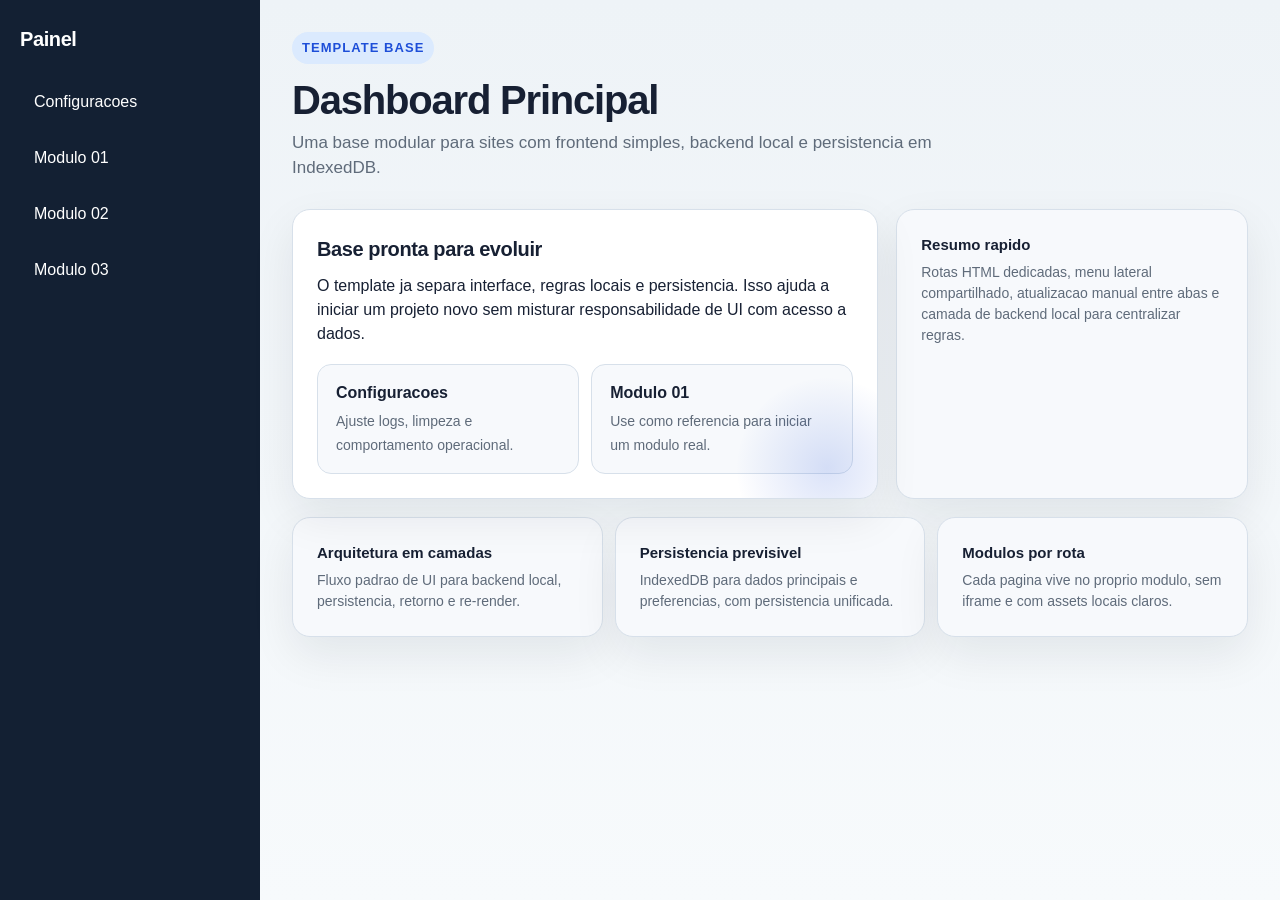
<file: index.html>
<!doctype html>
<html lang="pt-BR">
  <head>
    <meta charset="UTF-8" />
    <meta name="viewport" content="width=device-width, initial-scale=1.0" />
    <title>Painel</title>
    <link rel="stylesheet" href="./assets/css/global.css" />
    <link rel="stylesheet" href="./assets/css/layout.css" />
    <link rel="stylesheet" href="./assets/css/sidebar.css" />
    <link rel="stylesheet" href="./assets/css/theme.css" />
  </head>
  <body>
    <div class="app">
      <aside class="sidebar" data-sidebar></aside>
      <main class="content">
        <header class="page-header">
          <span class="eyebrow">Template Base</span>
          <h1>Dashboard Principal</h1>
          <p>Uma base modular para sites com frontend simples, backend local e persistencia em IndexedDB.</p>
        </header>

        <section class="hero-grid">
          <section class="card hero-card">
            <h2>Base pronta para evoluir</h2>
            <p>O template ja separa interface, regras locais e persistencia. Isso ajuda a iniciar um projeto novo sem misturar responsabilidade de UI com acesso a dados.</p>
            <div class="hero-actions">
              <a class="module-link-card" href="./modulos/configuracoes/index.html">
                <strong>Configuracoes</strong>
                <span>Ajuste logs, limpeza e comportamento operacional.</span>
              </a>
              <a class="module-link-card" href="./modulos/modulo-01/index.html">
                <strong>Modulo 01</strong>
                <span>Use como referencia para iniciar um modulo real.</span>
              </a>
            </div>
          </section>

          <section class="card metric-card">
            <strong>Resumo rapido</strong>
            <p>Rotas HTML dedicadas, menu lateral compartilhado, atualizacao manual entre abas e camada de backend local para centralizar regras.</p>
          </section>
        </section>

        <section class="overview-grid">
          <section class="card metric-card">
            <strong>Arquitetura em camadas</strong>
            <p>Fluxo padrao de UI para backend local, persistencia, retorno e re-render.</p>
          </section>

          <section class="card metric-card">
            <strong>Persistencia previsivel</strong>
            <p>IndexedDB para dados principais e preferencias, com persistencia unificada.</p>
          </section>

          <section class="card metric-card">
            <strong>Modulos por rota</strong>
            <p>Cada pagina vive no proprio modulo, sem iframe e com assets locais claros.</p>
          </section>
        </section>
      </main>
    </div>
    <script src="./assets/js/frontend/sidebar.js"></script>
  </body>
</html>
</file>
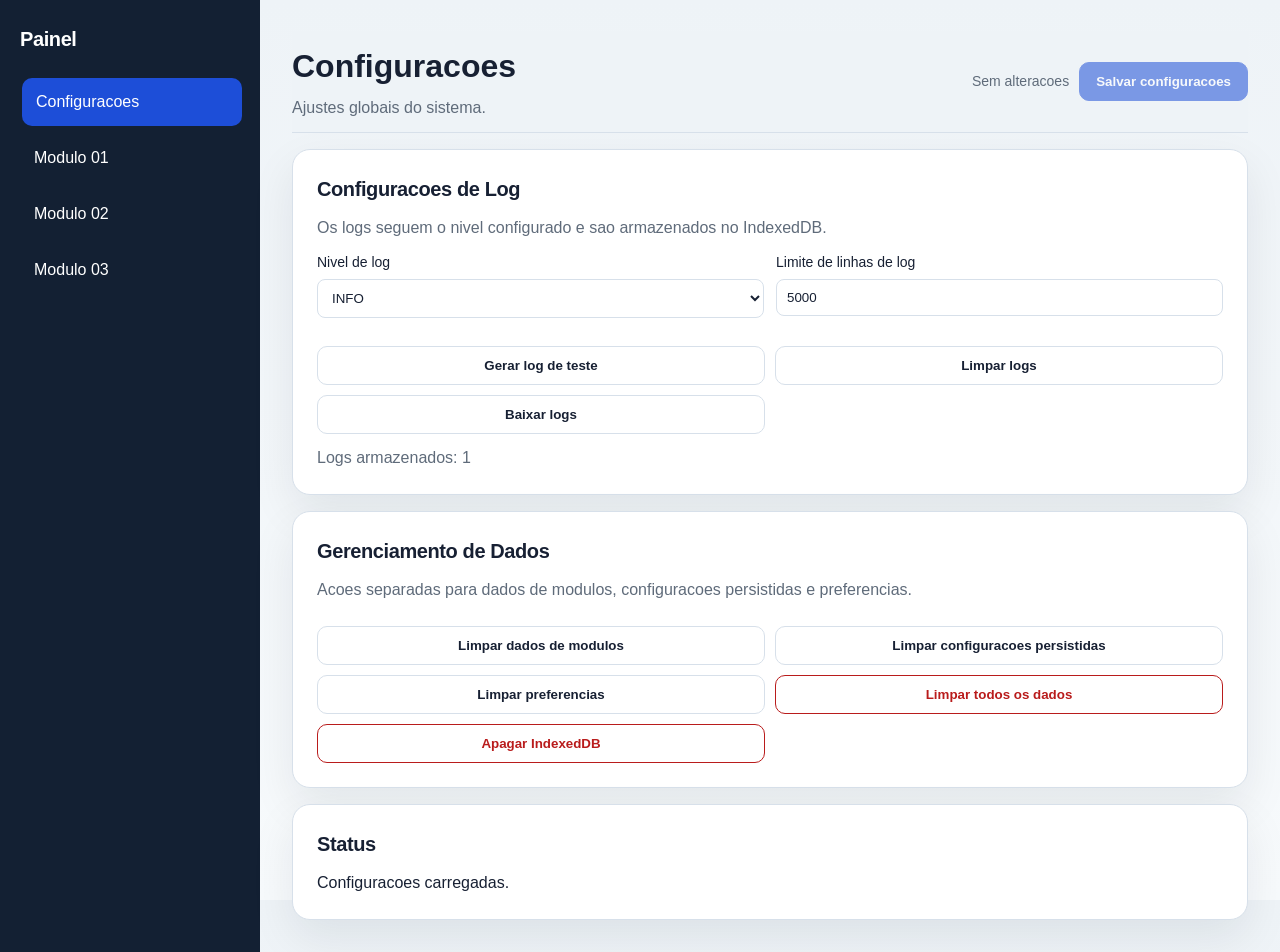
<file: modulos/configuracoes/index.html>
<!doctype html>
<html lang="pt-BR">
  <head>
    <meta charset="UTF-8" />
    <meta name="viewport" content="width=device-width, initial-scale=1.0" />
    <title>Configuracoes</title>
    <link rel="stylesheet" href="../../assets/css/global.css" />
    <link rel="stylesheet" href="../../assets/css/layout.css" />
    <link rel="stylesheet" href="../../assets/css/sidebar.css" />
    <link rel="stylesheet" href="../../assets/css/theme.css" />
    <link rel="stylesheet" href="./style.css" />
  </head>
  <body>
    <div class="app">
      <aside class="sidebar" data-sidebar></aside>
      <main class="content settings-content">
        <header class="settings-header">
          <div>
            <h1>Configuracoes</h1>
            <p>Ajustes globais do sistema.</p>
          </div>
          <div class="settings-header-actions">
            <span class="settings-save-status" data-role="save-status" role="status" aria-live="polite">Sem alteracoes</span>
            <button type="button" class="btn btn-primary" data-action="save-settings" disabled>Salvar configuracoes</button>
          </div>
        </header>

        <section class="card settings-section">
          <h2>Configuracoes de Log</h2>
          <p class="settings-section-description">Os logs seguem o nivel configurado e sao armazenados no IndexedDB.</p>

          <div class="settings-grid">
            <label class="settings-field">
              <span>Nivel de log</span>
              <select data-field="log-level">
                <option value="ERROR">ERROR</option>
                <option value="WARN">WARN</option>
                <option value="INFO">INFO</option>
                <option value="DEBUG">DEBUG</option>
              </select>
            </label>

            <label class="settings-field">
              <span>Limite de linhas de log</span>
              <input type="number" min="0" step="1" data-field="log-max-lines" />
              <small data-role="log-max-lines-warning"></small>
            </label>
          </div>

          <div class="actions">
            <button type="button" class="btn" data-action="generate-log">Gerar log de teste</button>
            <button type="button" class="btn" data-action="clear-logs">Limpar logs</button>
            <button type="button" class="btn" data-action="download-logs">Baixar logs</button>
          </div>

          <p class="settings-meta" data-role="logs-meta" role="status" aria-live="polite">Logs armazenados: 0</p>
        </section>

        <section class="card settings-section">
          <h2>Gerenciamento de Dados</h2>
          <p class="settings-section-description">Acoes separadas para dados de modulos, configuracoes persistidas e preferencias.</p>

          <div class="actions">
            <button type="button" class="btn" data-action="clear-module-data">Limpar dados de modulos</button>
            <button type="button" class="btn" data-action="clear-settings">Limpar configuracoes persistidas</button>
            <button type="button" class="btn" data-action="clear-preferences">Limpar preferencias</button>
            <button type="button" class="btn btn-danger" data-action="clear-all-data">Limpar todos os dados</button>
            <button type="button" class="btn btn-danger" data-action="delete-indexeddb">Apagar IndexedDB</button>
          </div>
        </section>

        <section class="card settings-section">
          <h2>Status</h2>
          <p data-role="feedback" role="status" aria-live="polite">Pronto.</p>
        </section>
      </main>
    </div>

    <script src="../../assets/js/backend/indexeddb-wrapper.js"></script>
    <script src="../../assets/js/backend/preferences-storage.js"></script>
    <script src="../../assets/js/backend/state-store.js"></script>
    <script src="../../assets/js/backend/action-dispatcher.js"></script>
    <script src="../../assets/js/frontend/sidebar.js"></script>
    <script src="../../assets/js/frontend/logger.js"></script>
    <script src="./script.js"></script>
  </body>
</html>
</file>
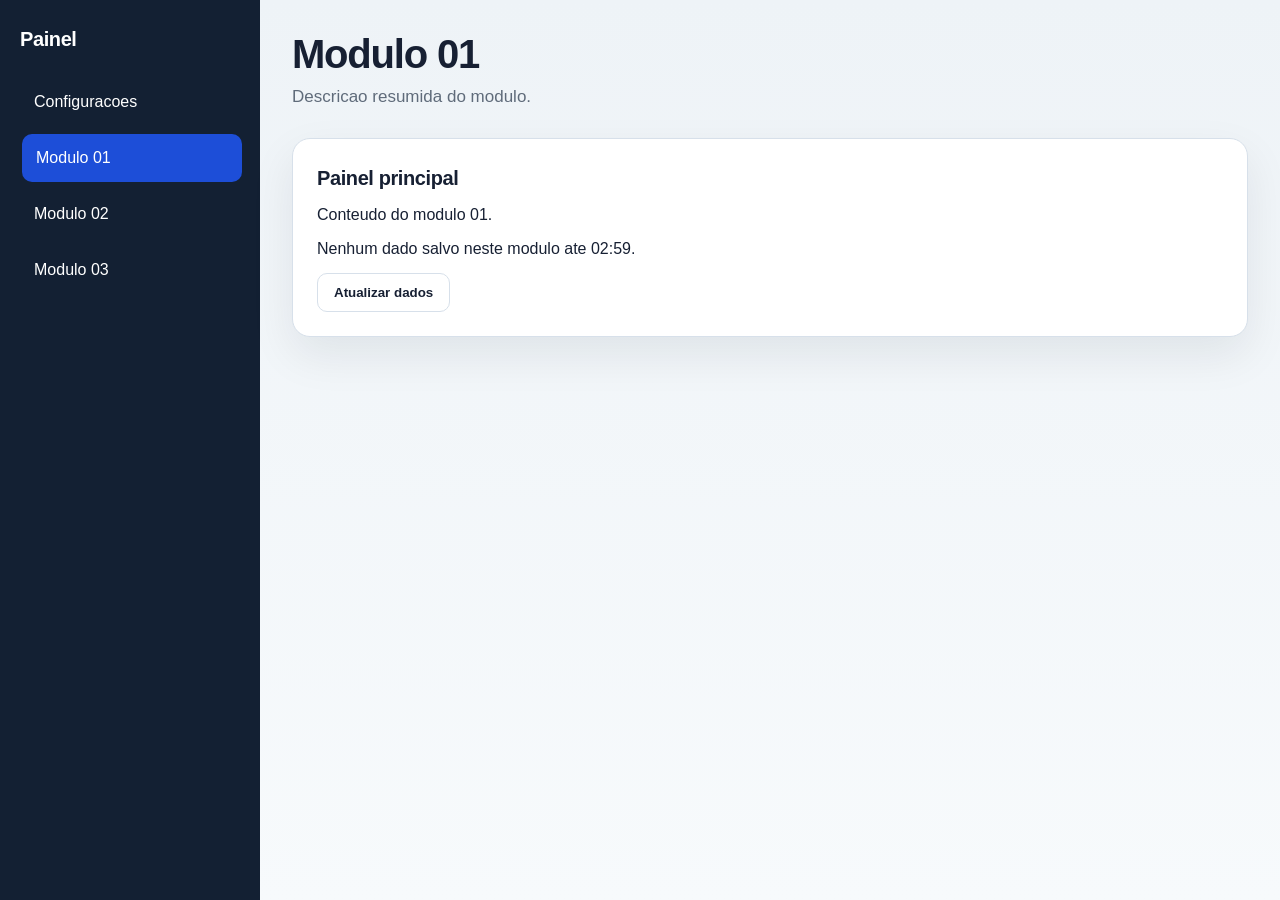
<file: modulos/modulo-01/index.html>
<!doctype html>
<html lang="pt-BR">
  <head>
    <meta charset="UTF-8" />
    <meta name="viewport" content="width=device-width, initial-scale=1.0" />
    <title>Modulo 01</title>
    <link rel="stylesheet" href="../../assets/css/global.css" />
    <link rel="stylesheet" href="../../assets/css/layout.css" />
    <link rel="stylesheet" href="../../assets/css/sidebar.css" />
    <link rel="stylesheet" href="../../assets/css/theme.css" />
    <link rel="stylesheet" href="./style.css" />
  </head>
  <body>
    <div class="app">
      <aside class="sidebar" data-sidebar></aside>
      <main class="content">
        <header class="page-header">
          <h1>Modulo 01</h1>
          <p>Descricao resumida do modulo.</p>
        </header>
        <section class="card">
          <h2>Painel principal</h2>
          <p>Conteudo do modulo 01.</p>
          <p data-role="module-status" role="status" aria-live="polite"></p>
          <div class="actions">
            <button type="button" class="btn" data-action="refresh-state">Atualizar dados</button>
          </div>
        </section>
      </main>
    </div>
    <script src="../../assets/js/backend/indexeddb-wrapper.js"></script>
    <script src="../../assets/js/backend/preferences-storage.js"></script>
    <script src="../../assets/js/backend/state-store.js"></script>
    <script src="../../assets/js/backend/action-dispatcher.js"></script>
    <script src="../../assets/js/frontend/sidebar.js"></script>
    <script src="../../assets/js/frontend/logger.js"></script>
    <script src="../../assets/js/frontend/module-page.js"></script>
    <script src="./script.js"></script>
  </body>
</html>
</file>
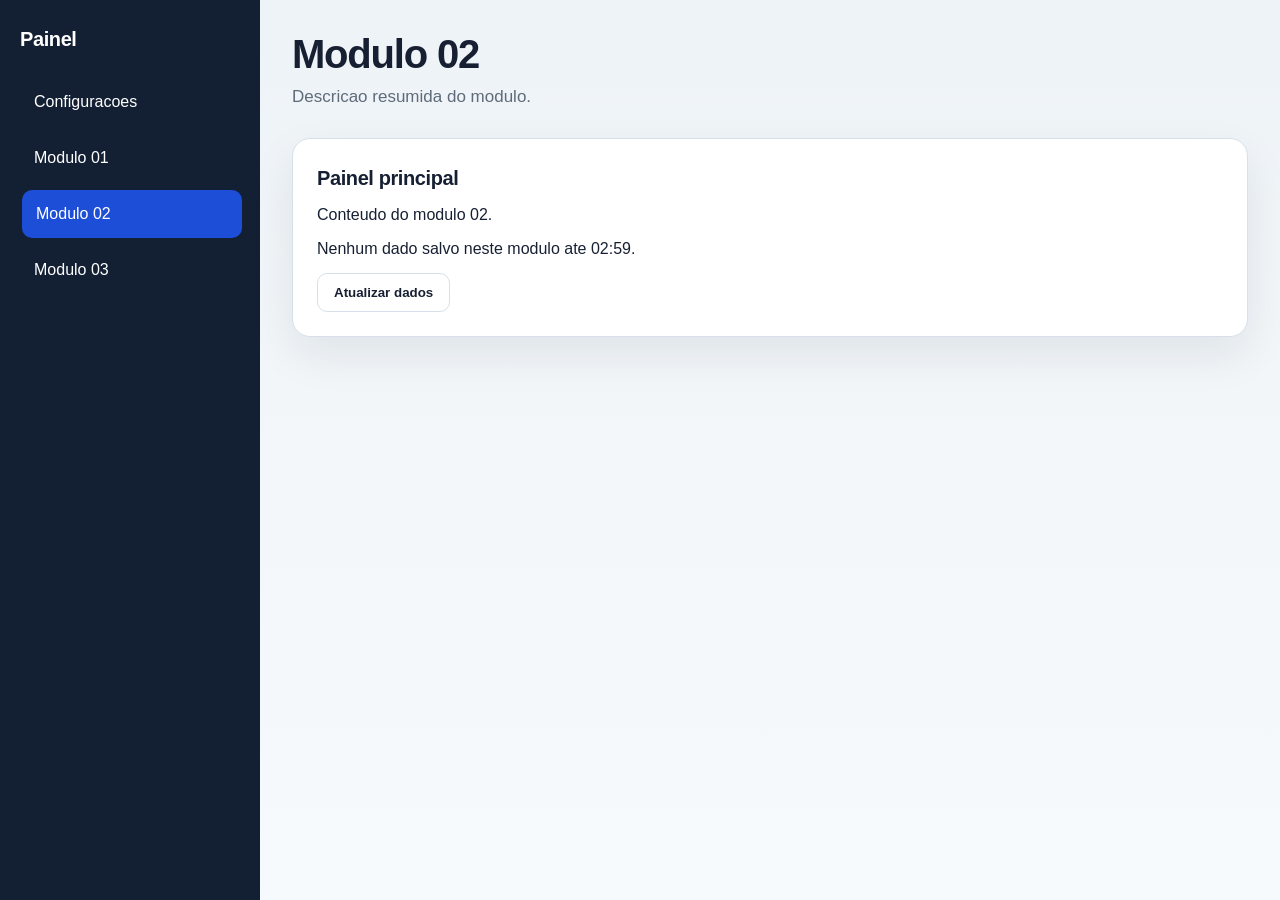
<file: modulos/modulo-02/index.html>
<!doctype html>
<html lang="pt-BR">
  <head>
    <meta charset="UTF-8" />
    <meta name="viewport" content="width=device-width, initial-scale=1.0" />
    <title>Modulo 02</title>
    <link rel="stylesheet" href="../../assets/css/global.css" />
    <link rel="stylesheet" href="../../assets/css/layout.css" />
    <link rel="stylesheet" href="../../assets/css/sidebar.css" />
    <link rel="stylesheet" href="../../assets/css/theme.css" />
    <link rel="stylesheet" href="./style.css" />
  </head>
  <body>
    <div class="app">
      <aside class="sidebar" data-sidebar></aside>
      <main class="content">
        <header class="page-header">
          <h1>Modulo 02</h1>
          <p>Descricao resumida do modulo.</p>
        </header>
        <section class="card">
          <h2>Painel principal</h2>
          <p>Conteudo do modulo 02.</p>
          <p data-role="module-status" role="status" aria-live="polite"></p>
          <div class="actions">
            <button type="button" class="btn" data-action="refresh-state">Atualizar dados</button>
          </div>
        </section>
      </main>
    </div>
    <script src="../../assets/js/backend/indexeddb-wrapper.js"></script>
    <script src="../../assets/js/backend/preferences-storage.js"></script>
    <script src="../../assets/js/backend/state-store.js"></script>
    <script src="../../assets/js/backend/action-dispatcher.js"></script>
    <script src="../../assets/js/frontend/sidebar.js"></script>
    <script src="../../assets/js/frontend/logger.js"></script>
    <script src="../../assets/js/frontend/module-page.js"></script>
    <script src="./script.js"></script>
  </body>
</html>
</file>
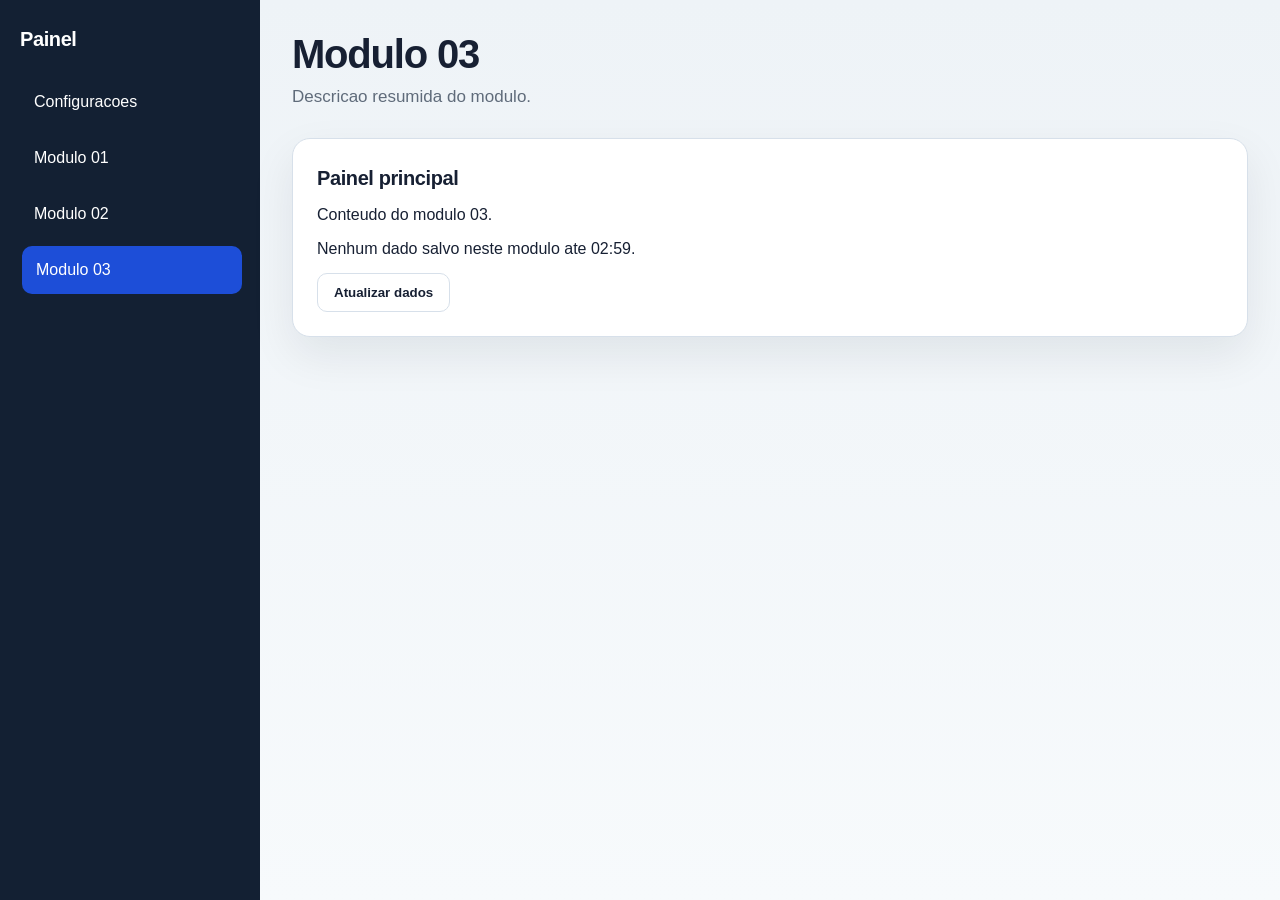
<file: modulos/modulo-03/index.html>
<!doctype html>
<html lang="pt-BR">
  <head>
    <meta charset="UTF-8" />
    <meta name="viewport" content="width=device-width, initial-scale=1.0" />
    <title>Modulo 03</title>
    <link rel="stylesheet" href="../../assets/css/global.css" />
    <link rel="stylesheet" href="../../assets/css/layout.css" />
    <link rel="stylesheet" href="../../assets/css/sidebar.css" />
    <link rel="stylesheet" href="../../assets/css/theme.css" />
    <link rel="stylesheet" href="./style.css" />
  </head>
  <body>
    <div class="app">
      <aside class="sidebar" data-sidebar></aside>
      <main class="content">
        <header class="page-header">
          <h1>Modulo 03</h1>
          <p>Descricao resumida do modulo.</p>
        </header>
        <section class="card">
          <h2>Painel principal</h2>
          <p>Conteudo do modulo 03.</p>
          <p data-role="module-status" role="status" aria-live="polite"></p>
          <div class="actions">
            <button type="button" class="btn" data-action="refresh-state">Atualizar dados</button>
          </div>
        </section>
      </main>
    </div>
    <script src="../../assets/js/backend/indexeddb-wrapper.js"></script>
    <script src="../../assets/js/backend/preferences-storage.js"></script>
    <script src="../../assets/js/backend/state-store.js"></script>
    <script src="../../assets/js/backend/action-dispatcher.js"></script>
    <script src="../../assets/js/frontend/sidebar.js"></script>
    <script src="../../assets/js/frontend/logger.js"></script>
    <script src="../../assets/js/frontend/module-page.js"></script>
    <script src="./script.js"></script>
  </body>
</html>
</file>
<file: assets/css/global.css>
* {
  margin: 0;
  padding: 0;
  box-sizing: border-box;
}

html,
body {
  height: 100%;
  font-family: "Trebuchet MS", "Segoe UI", Tahoma, sans-serif;
}

body {
  background: var(--color-bg-accent);
  color: var(--color-text);
  line-height: 1.5;
}

a {
  text-decoration: none;
  color: inherit;
}

p {
  max-width: 70ch;
}
</file>
<file: assets/css/layout.css>
.app {
  display: flex;
  min-height: 100vh;
}

.content {
  flex: 1;
  padding: 32px;
}

.page-header {
  margin-bottom: 28px;
}

.page-header h1 {
  font-size: clamp(28px, 4vw, 40px);
  line-height: 1.1;
  letter-spacing: -0.03em;
}

.page-header p {
  margin-top: 8px;
  color: var(--color-muted);
  font-size: 17px;
}

.card {
  background: var(--color-surface);
  border: 1px solid var(--color-border);
  border-radius: 18px;
  padding: 24px;
  box-shadow: var(--shadow-card);
}

.card h2 {
  margin-bottom: 10px;
  font-size: 20px;
  letter-spacing: -0.02em;
}

.card p + p {
  margin-top: 10px;
}

.eyebrow {
  display: inline-flex;
  align-items: center;
  gap: 8px;
  padding: 6px 10px;
  border-radius: 999px;
  background: var(--color-accent-soft);
  color: var(--color-accent);
  font-size: 13px;
  font-weight: 700;
  text-transform: uppercase;
  letter-spacing: 0.08em;
  margin-bottom: 14px;
}

.hero-grid {
  display: grid;
  grid-template-columns: minmax(0, 1.5fr) minmax(280px, 0.9fr);
  gap: 18px;
  margin-bottom: 18px;
}

.hero-card {
  position: relative;
  overflow: hidden;
}

.hero-card::after {
  content: "";
  position: absolute;
  inset: auto -40px -60px auto;
  width: 180px;
  height: 180px;
  border-radius: 50%;
  background: radial-gradient(circle, rgba(29, 78, 216, 0.16) 0%, rgba(29, 78, 216, 0) 72%);
}

.hero-actions,
.overview-grid {
  display: grid;
  gap: 12px;
}

.hero-actions {
  grid-template-columns: repeat(auto-fit, minmax(180px, 1fr));
  margin-top: 18px;
}

.overview-grid {
  grid-template-columns: repeat(auto-fit, minmax(220px, 1fr));
}

.metric-card {
  background: var(--color-surface-subtle);
  border: 1px solid var(--color-border);
}

.metric-card strong {
  display: block;
  margin-bottom: 6px;
  font-size: 15px;
}

.metric-card p {
  color: var(--color-muted);
  font-size: 14px;
}

.module-link-card {
  display: block;
  padding: 16px 18px;
  border: 1px solid var(--color-border);
  border-radius: 14px;
  background: var(--color-surface-subtle);
  transition: transform 0.2s ease, border-color 0.2s ease, box-shadow 0.2s ease;
}

.module-link-card:hover {
  transform: translateY(-2px);
  border-color: var(--color-border-strong);
  box-shadow: 0 14px 30px rgba(15, 23, 42, 0.08);
}

.module-link-card strong {
  display: block;
  margin-bottom: 4px;
}

.module-link-card span {
  color: var(--color-muted);
  font-size: 14px;
}

.actions {
  margin-top: 12px;
  display: flex;
  gap: 10px;
  flex-wrap: wrap;
}

.btn {
  border: 1px solid var(--color-border);
  background: var(--color-surface);
  color: var(--color-text);
  padding: 11px 16px;
  border-radius: 10px;
  cursor: pointer;
  font-weight: 600;
}

.btn:hover {
  filter: brightness(0.97);
}

.btn:focus-visible,
.content a:focus-visible,
.content button:focus-visible,
.content input:focus-visible,
.content select:focus-visible,
.content textarea:focus-visible {
  outline: 3px solid #2563eb;
  outline-offset: 2px;
}

@media (max-width: 900px) {
  .app {
    flex-direction: column;
  }

  .content {
    padding: 24px 20px;
  }

  .hero-grid {
    grid-template-columns: 1fr;
  }
}

@media (max-width: 640px) {
  .content {
    padding: 16px;
  }

  .actions {
    flex-direction: column;
  }

  .card {
    padding: 16px;
  }

  .btn {
    width: 100%;
  }

  .hero-actions,
  .overview-grid {
    grid-template-columns: 1fr;
  }
}
</file>
<file: assets/css/sidebar.css>
.sidebar {
  width: 260px;
  background: var(--color-sidebar-bg);
  color: var(--color-sidebar-text);
  padding: 24px 20px;
  flex-shrink: 0;
}

.sidebar h2 {
  margin-bottom: 24px;
  font-size: 20px;
}

.sidebar-home-link {
  display: inline-block;
  color: inherit;
  font-weight: 700;
  letter-spacing: -0.02em;
}

.sidebar-home-link:focus-visible {
  outline: 3px solid #93c5fd;
  outline-offset: 4px;
  border-radius: 4px;
}

.sidebar nav {
  display: flex;
  flex-direction: column;
  gap: 8px;
}

.sidebar nav a {
  padding: 12px 14px;
  border-radius: 10px;
  transition: background-color 0.2s ease, transform 0.2s ease;
}

.sidebar nav a:hover,
.sidebar nav a.active {
  background: var(--color-sidebar-active-bg);
  transform: translateX(2px);
}

.sidebar nav a:focus-visible {
  outline: 3px solid #93c5fd;
  outline-offset: 2px;
  background: var(--color-sidebar-active-bg);
}

@media (max-width: 900px) {
  .sidebar {
    width: 100%;
    padding: 16px 20px;
  }

  .sidebar h2 {
    margin-bottom: 16px;
  }

  .sidebar nav {
    flex-direction: row;
    flex-wrap: wrap;
  }
}

@media (max-width: 640px) {
  .sidebar {
    padding: 16px;
  }

  .sidebar nav {
    flex-direction: column;
  }

  .sidebar nav a {
    width: 100%;
  }
}
</file>
<file: assets/css/theme.css>
:root {
  --color-bg: #eef3f7;
  --color-bg-accent: linear-gradient(180deg, #eef3f7 0%, #f7fafc 100%);
  --color-text: #172033;
  --color-muted: #5f6b7a;
  --color-surface: #ffffff;
  --color-surface-subtle: #f7f9fc;
  --color-border: #d7e0ea;
  --color-border-strong: #b8c6d6;
  --color-sidebar-bg: #132033;
  --color-sidebar-text: #ffffff;
  --color-sidebar-active-bg: #1d4ed8;
  --color-accent: #1d4ed8;
  --color-accent-soft: #dbeafe;
  --shadow-card: 0 18px 45px rgba(15, 23, 42, 0.08);
}
</file>
<file: modulos/configuracoes/style.css>
.settings-content {
  display: flex;
  flex-direction: column;
  gap: 16px;
}

.settings-header {
  position: sticky;
  top: 0;
  z-index: 10;
  display: flex;
  align-items: center;
  justify-content: space-between;
  gap: 12px;
  background: var(--color-bg);
  border-bottom: 1px solid var(--color-border);
  padding: 10px 0 12px;
}

.settings-header p {
  margin-top: 6px;
  color: var(--color-muted);
}

.settings-header-actions {
  display: flex;
  align-items: center;
  gap: 10px;
}

.settings-save-status {
  color: var(--color-muted);
  font-size: 14px;
}

.settings-section {
  display: flex;
  flex-direction: column;
  gap: 12px;
}

.settings-section h2 {
  margin: 0;
}

.settings-section-description {
  color: var(--color-muted);
}

.settings-section .actions {
  display: grid;
  grid-template-columns: repeat(2, minmax(0, 1fr));
  gap: 10px;
}

.settings-section .actions .btn {
  width: 100%;
}

.settings-grid {
  display: grid;
  grid-template-columns: repeat(auto-fit, minmax(220px, 1fr));
  gap: 12px;
}

.settings-field {
  display: flex;
  flex-direction: column;
  gap: 6px;
}

.settings-field span {
  font-size: 14px;
}

.settings-field select,
.settings-field input {
  border: 1px solid var(--color-border);
  border-radius: 8px;
  padding: 10px;
  background: var(--color-surface);
  color: var(--color-text);
}

.btn-primary {
  background: #1d4ed8;
  border-color: #1d4ed8;
  color: #ffffff;
}

.btn-primary:disabled {
  cursor: not-allowed;
  opacity: 0.55;
}

.btn-danger {
  border-color: #b91c1c;
  color: #b91c1c;
}

.settings-meta {
  color: var(--color-muted);
}

@media (max-width: 900px) {
  .settings-header {
    position: static;
    flex-direction: column;
    align-items: flex-start;
  }

  .settings-header-actions {
    width: 100%;
    justify-content: space-between;
  }
}

@media (max-width: 640px) {
  .settings-section .actions {
    grid-template-columns: 1fr;
  }

  .settings-header-actions {
    flex-direction: column;
    align-items: stretch;
  }

  .settings-save-status {
    text-align: left;
  }

  .settings-grid {
    grid-template-columns: 1fr;
  }
}
</file>
<file: modulos/modulo-01/style.css>
.card h2 {
  margin-bottom: 10px;
}
</file>
<file: modulos/modulo-02/style.css>
.card h2 {
  margin-bottom: 10px;
}
</file>
<file: modulos/modulo-03/style.css>
.card h2 {
  margin-bottom: 10px;
}
</file>
